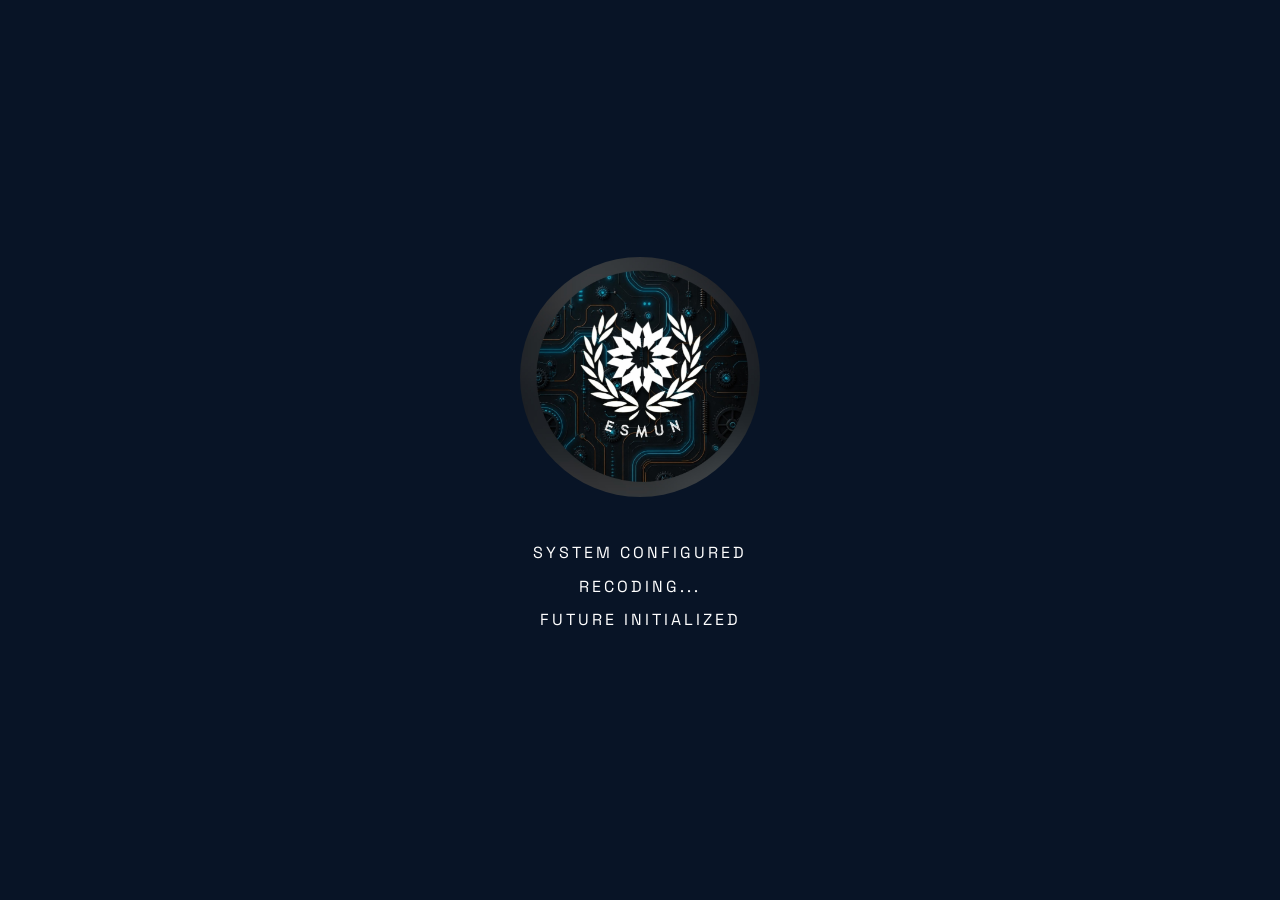
<file: index.html>
<!DOCTYPE html>
<html lang="en">

<head>
    <!-- Google tag (gtag.js) -->
<script async src="https://www.googletagmanager.com/gtag/js?id=G-82CXMB1MJK"></script>
<script>
  window.dataLayer = window.dataLayer || [];
  function gtag(){dataLayer.push(arguments);}
  gtag('js', new Date());

  gtag('config', 'G-82CXMB1MJK');
</script>
    <meta charset="UTF-8">
    <meta name="viewport" content="width=device-width, initial-scale=1.0">

<link rel="icon" type="image/png" href="favicon.png">

    <title>ESMUN'26 | Euro School Thane Model United Nations</title>

    <link rel="stylesheet" href="css/style.css">

    <link rel="preconnect" href="https://fonts.googleapis.com">
    <link rel="preconnect" href="https://fonts.gstatic.com" crossorigin>

    <link href="https://fonts.googleapis.com/css2?family=Inter:wght@300;400;500;600;700&family=Space+Grotesk:wght@400;500;600;700&display=swap"
        rel="stylesheet">
</head>

<body>

    <!-- Splash Screen -->
    <div id="splash-screen">

        <img src="assets/images/esmun logo.jpeg"
             alt="ESMUN Logo"
             class="splash-logo">

        <div class="intro-text">

          <p class="intro-line line1">
            SYSTEM CONFIGURED
          </p>

          <p class="intro-line line2">
            RECODING...
          </p>

         <p class="intro-line line3">
           FUTURE INITIALIZED
         </p>

    </div>

    </div>

    <!-- Main Website -->
    <div id="main-content">

        <header>

            <nav class="navbar">

                <div class="logo-container">

                    <img src="assets/images/esmun logo.jpeg"
                         alt="ESMUN Logo">

                    <span>ESMUN'26</span>

                </div>
                <div class="hamburger" id="hamburger">

                   ☰

                </div>
                <ul class="nav-links">

                    <a href="index.html">Home</a>
                    <a href="about.html">About Us</a>
                    <a href="committees.html">Committees</a>
                    <a href="oc.html">Organising Committee</a>
                    <a href="contact.html">Contact Us</a>

                </ul>

                <a href="register.html" class="register-btn">
                  Register Now
                </a>

            </nav>
            <!-- =========================
     Registration Urgency
========================= -->

<div class="registration-alert">

    <span class="alert-dot"></span>

    <span class="alert-text">
        <em>
            Conference is closed. Heartiest Congratulations to all the delegates.
            <br><br>
            Thank You.
        </em>
    </span>

</div>
        </header>

        <main>

            <section class="hero">

                <div class="hero-content">

                    <p class="conference-tag">
                        EURO SCHOOL THANE MODEL UNITED NATIONS
                    </p>

                    <h1>
                        ESMUN'26
                    </h1>

                    <h2>
                        Recoding the Future
                    </h2>

                    <p class="hero-description">
                        Reimagining systems. Reshaping dialogue.
                        Redefining tomorrow.
                    </p>

                    <a href="register.html" class="hero-button">
                        Register Now
                    </a>

                </div>

                <div class="hero-graphic">

        <div class="future-orb">

        <div class="orb-core"></div>

        <div class="orb-ring"></div>

        <span class="orbit-node node1"></span>
        <span class="orbit-node node2"></span>
        <span class="orbit-node node3"></span>

       </div>

      </div>

            </section>

           


        </main>

        <footer>

            <p>
                ESMUN'26 • Euro School Thane Model United Nations
            </p>

        </footer>

    </div>

    <script src="js/main.js"></script>

</body>

</html>
</file>
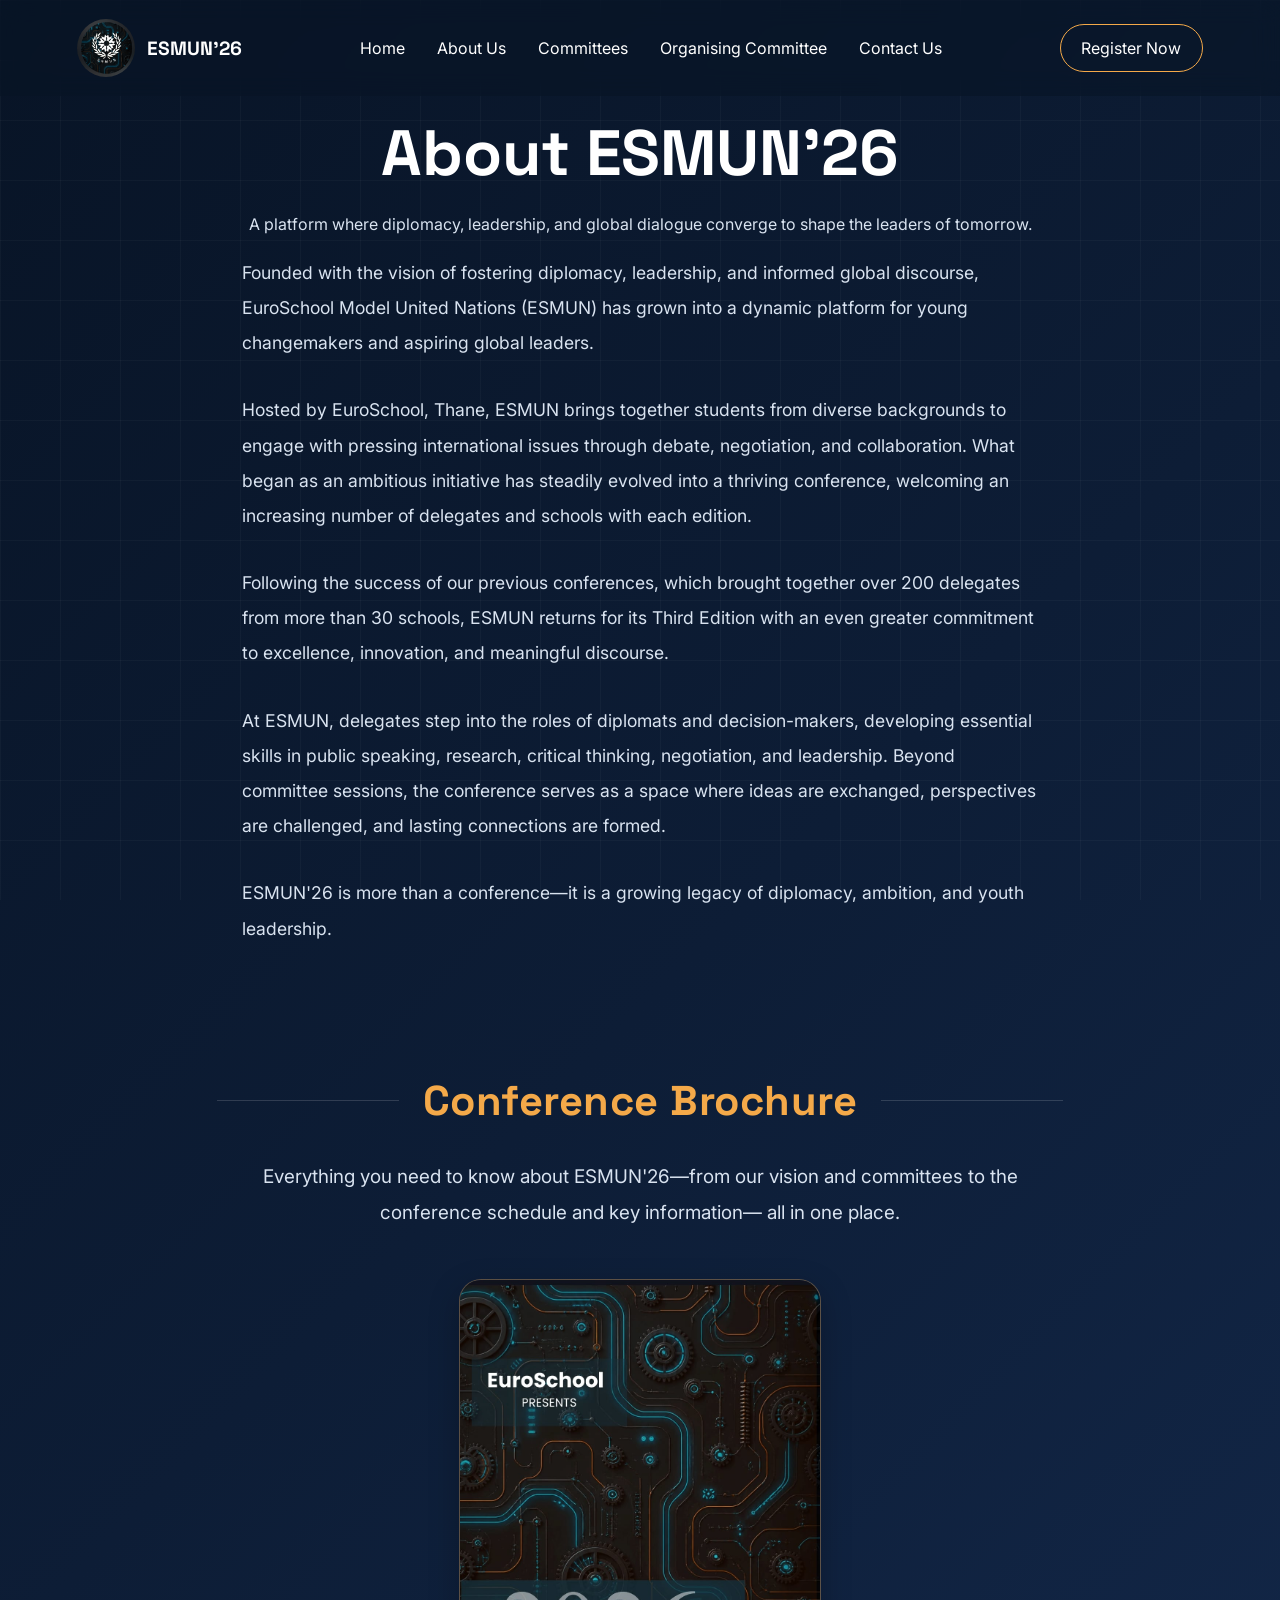
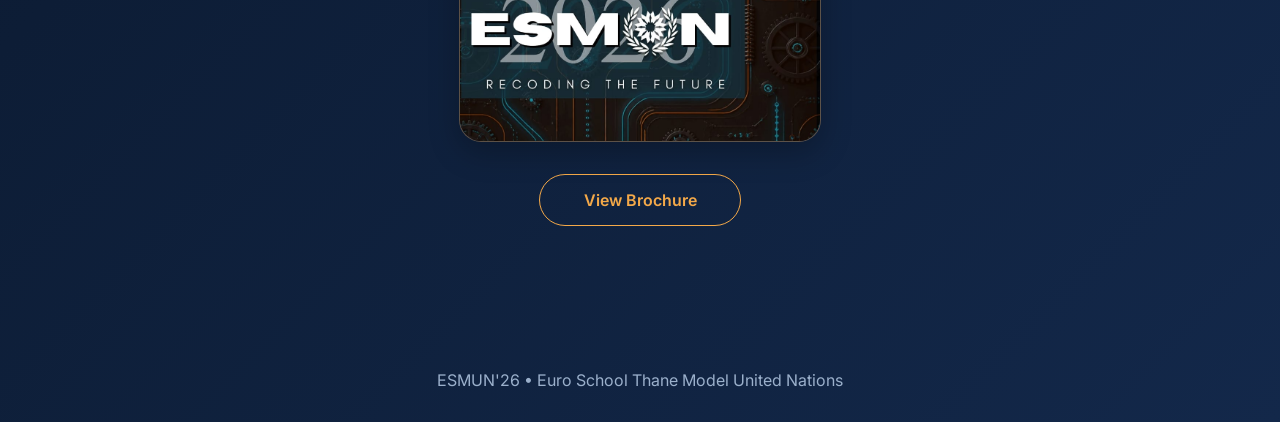
<file: about.html>
<!DOCTYPE html>
<html lang="en">

<head>
    <!-- Google tag (gtag.js) -->
<script async src="https://www.googletagmanager.com/gtag/js?id=G-82CXMB1MJK"></script>
<script>
  window.dataLayer = window.dataLayer || [];
  function gtag(){dataLayer.push(arguments);}
  gtag('js', new Date());

  gtag('config', 'G-82CXMB1MJK');
</script>
    <meta charset="UTF-8">
    <meta name="viewport" content="width=device-width, initial-scale=1.0">
    <title>About | ESMUN'26</title>

    <link rel="stylesheet" href="css/style.css">

    <link rel="preconnect" href="https://fonts.googleapis.com">
    <link rel="preconnect" href="https://fonts.gstatic.com" crossorigin>

    <link href="https://fonts.googleapis.com/css2?family=Inter:wght@300;400;500;600;700&family=Space+Grotesk:wght@400;500;600;700&display=swap"
        rel="stylesheet">
    <link rel="icon" type="image/png" href="favicon.png">
</head>

<body class="about-page">

    <nav class="navbar">

        <div class="logo-container">

            <img src="assets/images/esmun logo.jpeg"
                 alt="ESMUN Logo">

            <span>ESMUN'26</span>

        </div>

        <div class="hamburger" id="hamburger">

            ☰

        </div>

        <ul class="nav-links">

            <li><a href="index.html">Home</a></li>

            <li><a href="about.html">About Us</a></li>

            <li><a href="committees.html">Committees</a></li>

            <li><a href="oc.html">Organising Committee</a></li>

            <li><a href="contact.html">Contact Us</a></li>

        </ul>

        <a href="register.html" class="register-btn">

            Register Now

        </a>

    </nav>

    <section class="page-hero">

        <h1>About ESMUN'26</h1>

        <p>
            A platform where diplomacy, leadership, and global dialogue
            converge to shape the leaders of tomorrow.
        </p>

    </section>

    <section class="about-content">

        <p>
            Founded with the vision of fostering diplomacy, leadership,
            and informed global discourse, EuroSchool Model United Nations
            (ESMUN) has grown into a dynamic platform for young
            changemakers and aspiring global leaders.
        </p>

        <p>
            Hosted by EuroSchool, Thane, ESMUN brings together students
            from diverse backgrounds to engage with pressing international
            issues through debate, negotiation, and collaboration. What
            began as an ambitious initiative has steadily evolved into a
            thriving conference, welcoming an increasing number of
            delegates and schools with each edition.
        </p>

        <p>
            Following the success of our previous conferences, which
            brought together over 200 delegates from more than 30 schools,
            ESMUN returns for its Third Edition with an even greater
            commitment to excellence, innovation, and meaningful discourse.
        </p>

        <p>
            At ESMUN, delegates step into the roles of diplomats and
            decision-makers, developing essential skills in public
            speaking, research, critical thinking, negotiation, and
            leadership. Beyond committee sessions, the conference serves
            as a space where ideas are exchanged, perspectives are
            challenged, and lasting connections are formed.
        </p>

        <p>
            ESMUN'26 is more than a conference—it is a growing legacy of
            diplomacy, ambition, and youth leadership.
        </p>

    </section>

   <!-- =========================
     Conference Brochure
========================= -->

<section class="brochure-section">

    <div class="brochure-heading">

        <span class="heading-line"></span>

        <h2>Conference Brochure</h2>

        <span class="heading-line"></span>

    </div>

    <p class="brochure-intro">

        Everything you need to know about ESMUN'26—from our vision
        and committees to the conference schedule and key information—
        all in one place.

    </p>

    <a href="assets/ESMUN26_Brochure.pdf"
       target="_blank"
       class="brochure-card">

        <img src="assets/images/brochure-cover.png.jpeg"
             alt="ESMUN'26 Conference Brochure">

    </a>

    <a href="assets/ESMUN26_Brochure.pdf"
       target="_blank"
       class="brochure-button">

        View Brochure

    </a>

</section>

    <footer>

        <p>
            ESMUN'26 • Euro School Thane Model United Nations
        </p>

    </footer>

    <script src="js/main.js"></script>

</body>

</html>
</file>
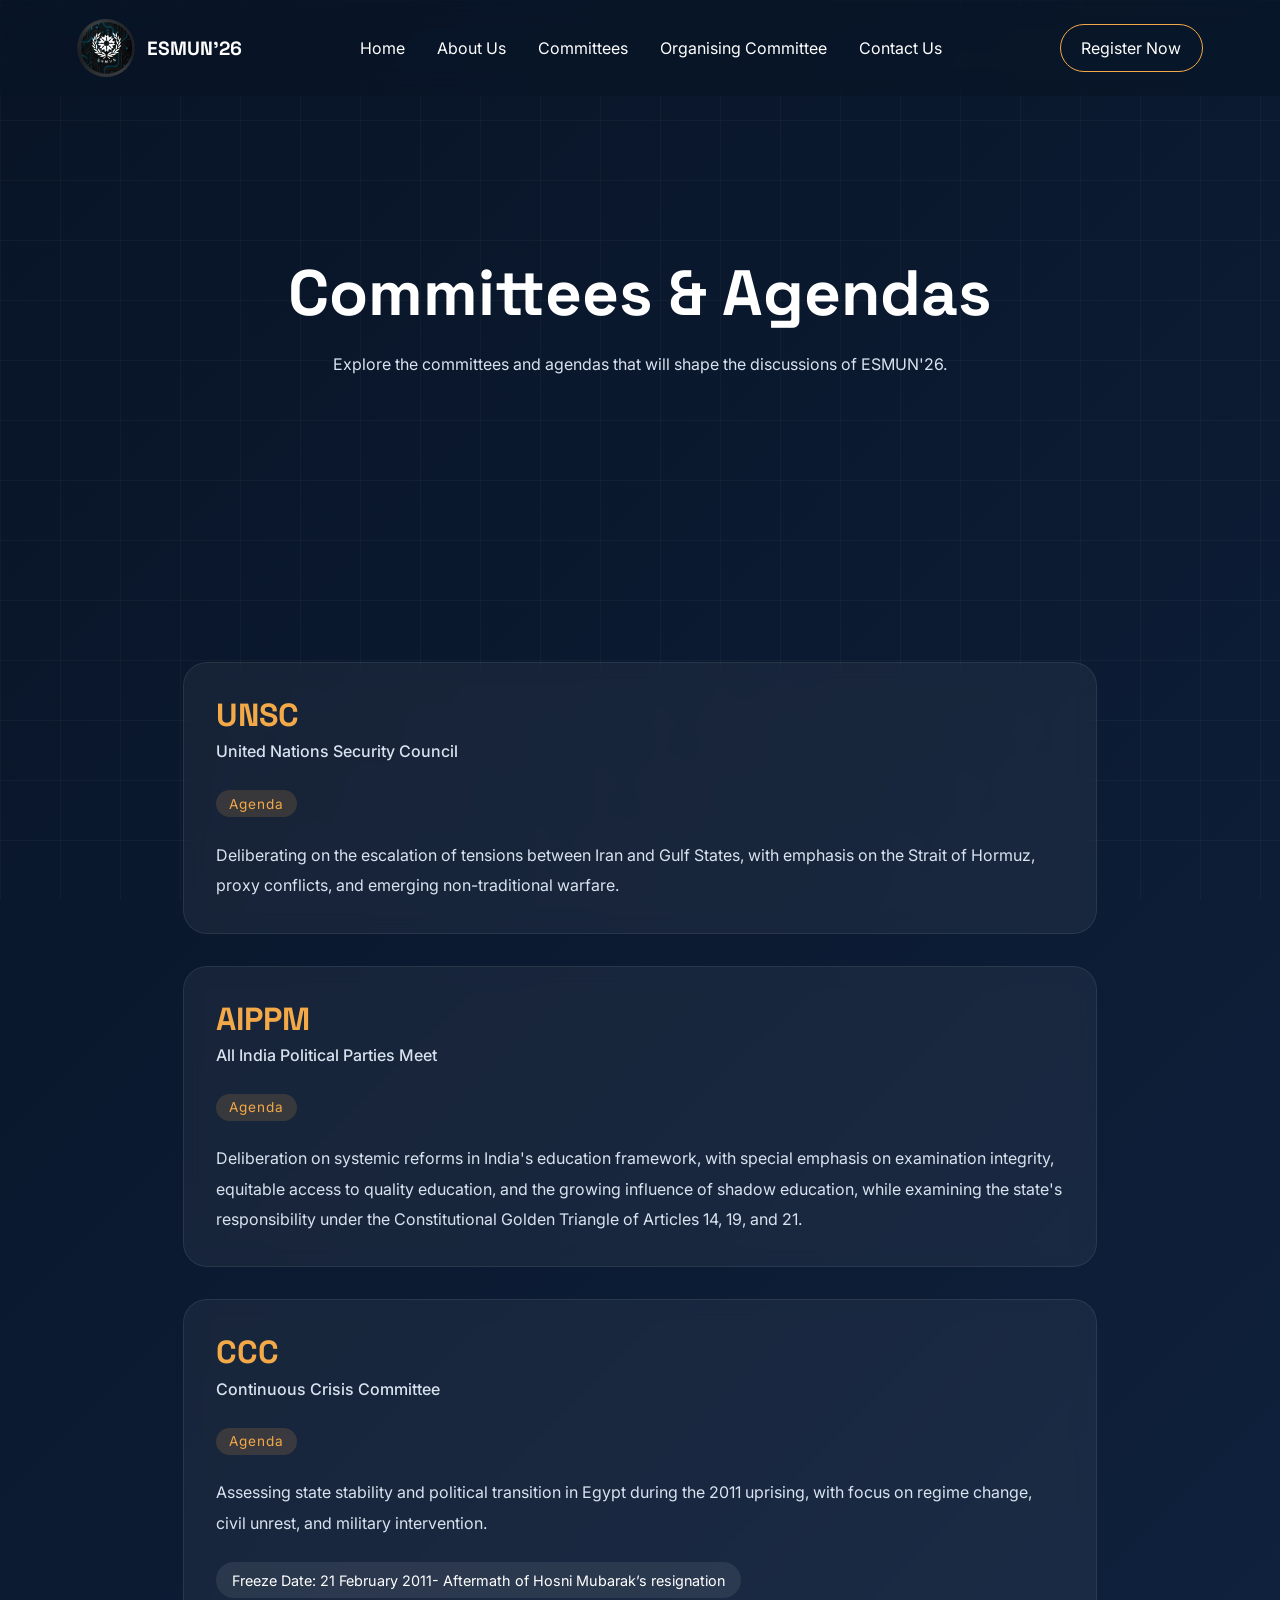
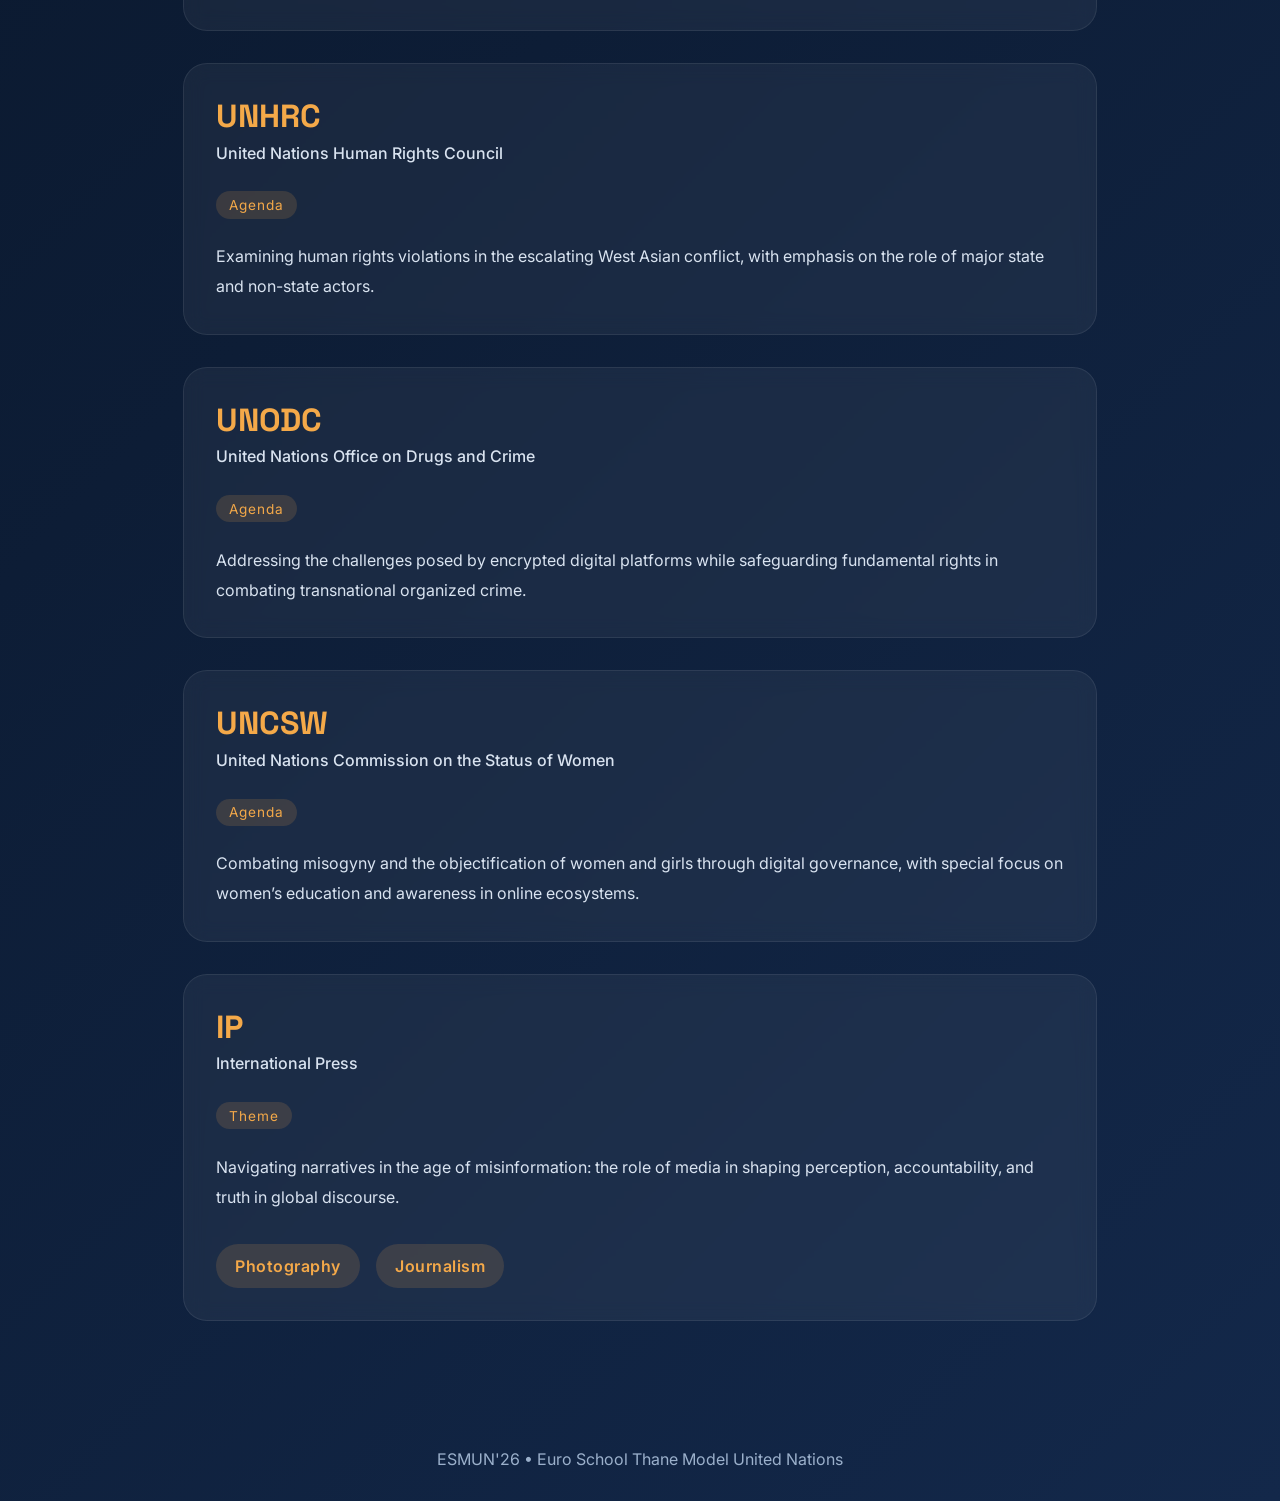
<file: committees.html>
<!DOCTYPE html>

<html lang="en">

<head>
    <!-- Google tag (gtag.js) -->
<script async src="https://www.googletagmanager.com/gtag/js?id=G-82CXMB1MJK"></script>
<script>
  window.dataLayer = window.dataLayer || [];
  function gtag(){dataLayer.push(arguments);}
  gtag('js', new Date());

  gtag('config', 'G-82CXMB1MJK');
</script>
    <meta charset="UTF-8">
    <meta name="viewport" content="width=device-width, initial-scale=1.0">
    <title>Committees | ESMUN'26</title>

<link rel="stylesheet" href="css/style.css">
    <link rel="icon" type="image/png" href="favicon.png">

<link rel="preconnect" href="https://fonts.googleapis.com">
<link rel="preconnect" href="https://fonts.gstatic.com" crossorigin>

<link href="https://fonts.googleapis.com/css2?family=Inter:wght@300;400;500;600;700&family=Space+Grotesk:wght@400;500;600;700&display=swap"
    rel="stylesheet">

</head>

<body>

<nav class="navbar">

<div class="logo-container">
    <img src="assets/images/esmun logo.jpeg" alt="ESMUN Logo">
    <span>ESMUN'26</span>
</div>
<div class="hamburger" id="hamburger">

    ☰

</div>
<ul class="nav-links">
    <a href="index.html">Home</a>
    <a href="about.html">About Us</a>
    <a href="committees.html">Committees</a>
    <a href="oc.html">Organising Committee</a>
    <a href="contact.html">Contact Us</a>
</ul>

<a href="register.html" class="register-btn">
    Register Now
</a>

</nav>

<section class="page-hero">

<h1>Committees & Agendas</h1>

<p>
    Explore the committees and agendas that will shape the
    discussions of ESMUN'26.
</p>

</section>

<section class="committees-container">

<div class="committee-card">

    <h2>UNSC</h2>

    <h3>United Nations Security Council</h3>

    <span class="committee-label">Agenda</span>

    <p>
        Deliberating on the escalation of tensions between Iran
        and Gulf States, with emphasis on the Strait of Hormuz,
        proxy conflicts, and emerging non-traditional warfare.
    </p>

</div>

<div class="committee-card">

    <h2>AIPPM</h2>

    <h3>All India Political Parties Meet</h3>

    <span class="committee-label">Agenda</span>

    <p>
        Deliberation on systemic reforms in India's education
        framework, with special emphasis on examination integrity,
        equitable access to quality education, and the growing
        influence of shadow education, while examining the state's
        responsibility under the Constitutional Golden Triangle of
        Articles 14, 19, and 21.
    </p>

</div>

<div class="committee-card">

    <h2>CCC</h2>

    <h3>Continuous Crisis Committee</h3>

    <span class="committee-label">Agenda</span>

    <p>
        Assessing state stability and political transition in Egypt during the 2011 uprising, with focus on regime change, civil unrest, and military intervention.
    </p>

    <div class="freeze-badge">
        Freeze Date: 21 February 2011- Aftermath of Hosni Mubarak’s resignation
    </div>

</div>

<div class="committee-card">

    <h2>UNHRC</h2>

    <h3>United Nations Human Rights Council</h3>

    <span class="committee-label">Agenda</span>

    <p>
        Examining human rights violations in the escalating West
        Asian conflict, with emphasis on the role of major state
        and non-state actors.
    </p>

</div>

<div class="committee-card">

    <h2>UNODC</h2>

    <h3>United Nations Office on Drugs and Crime</h3>

    <span class="committee-label">Agenda</span>

    <p>
        Addressing the challenges posed by encrypted digital
        platforms while safeguarding fundamental rights in
        combating transnational organized crime.
    </p>

</div>

<div class="committee-card">

    <h2>UNCSW</h2>

    <h3>United Nations Commission on the Status of Women</h3>

    <span class="committee-label">Agenda</span>

    <p>
        Combating misogyny and the objectification of women and
        girls through digital governance, with special focus on
        women’s education and awareness in online ecosystems.
    </p>

</div>

<div class="committee-card">

    <h2>IP</h2>

    <h3>International Press</h3>

    <span class="committee-label">Theme</span>

    <p>
        Navigating narratives in the age of misinformation:
        the role of media in shaping perception,
        accountability, and truth in global discourse.
    </p>

    <div class="ip-tags">

        <span>Photography</span>

        <span>Journalism</span>

    </div>

</div>


</section>


<footer>
    <p>ESMUN'26 • Euro School Thane Model United Nations</p>
</footer>

<script src="js/main.js"></script>

</body>
</html>
</file>
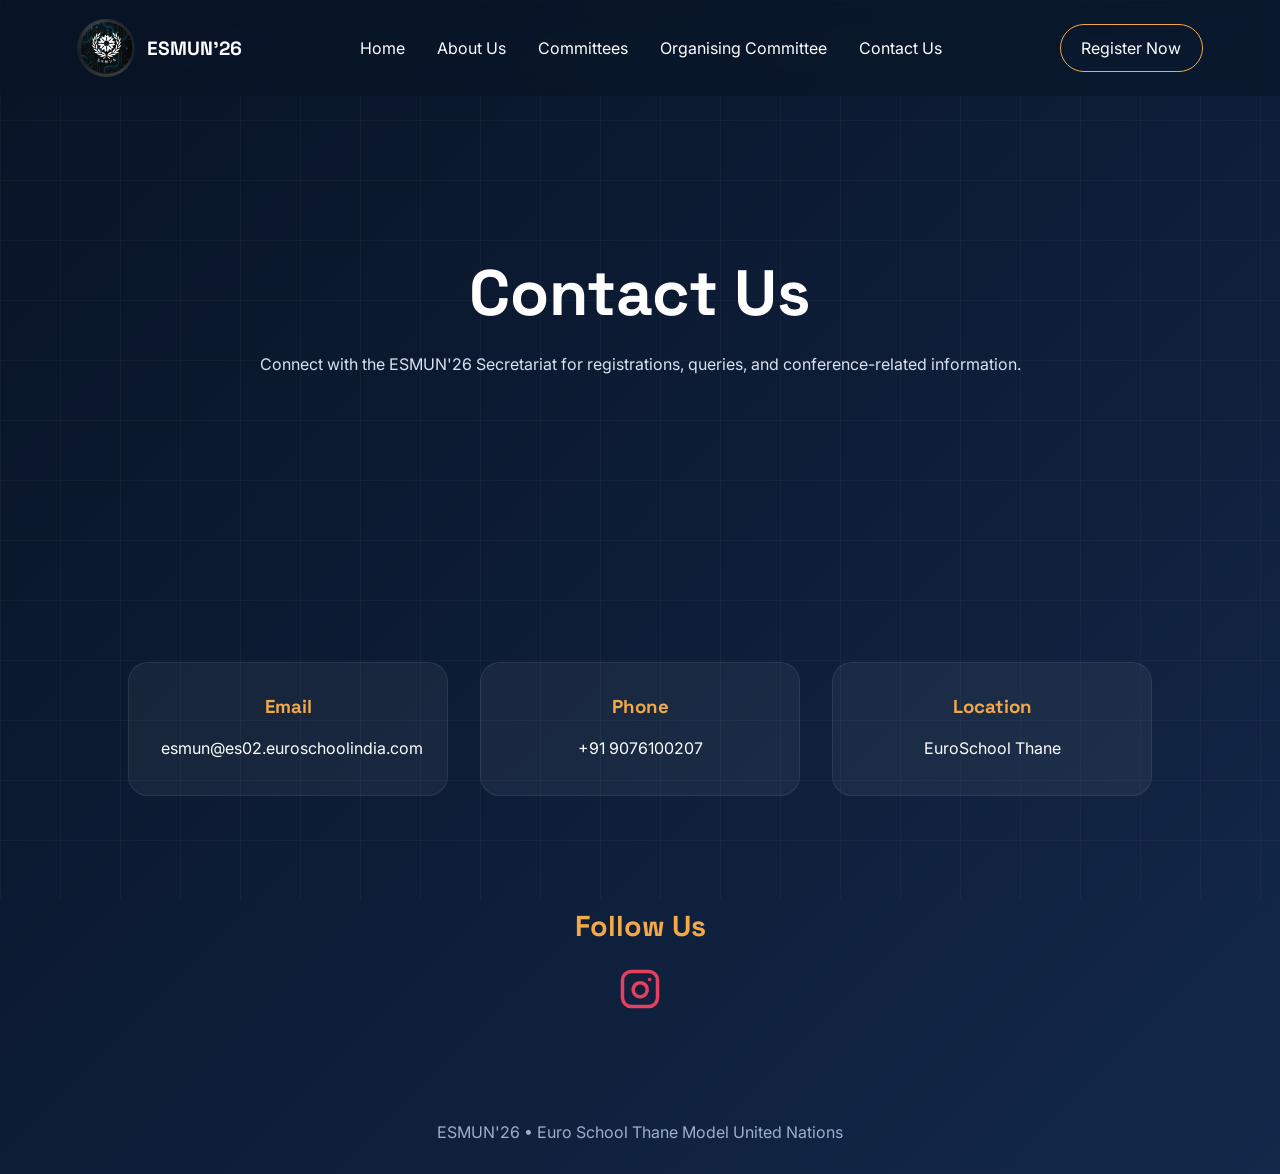
<file: contact.html>
<!DOCTYPE html>

<html lang="en">

<head>
    <!-- Google tag (gtag.js) -->
<script async src="https://www.googletagmanager.com/gtag/js?id=G-82CXMB1MJK"></script>
<script>
  window.dataLayer = window.dataLayer || [];
  function gtag(){dataLayer.push(arguments);}
  gtag('js', new Date());

  gtag('config', 'G-82CXMB1MJK');
</script>
    <meta charset="UTF-8">
    <meta name="viewport" content="width=device-width, initial-scale=1.0">
    <title>Contact | ESMUN'26</title>

<link rel="stylesheet" href="css/style.css">
    <link rel="icon" type="image/png" href="favicon.png">

<link rel="preconnect" href="https://fonts.googleapis.com">
<link rel="preconnect" href="https://fonts.gstatic.com" crossorigin>

<link href="https://fonts.googleapis.com/css2?family=Inter:wght@300;400;500;600;700&family=Space+Grotesk:wght@400;500;600;700&display=swap"
    rel="stylesheet">


</head>

<body>

<nav class="navbar">

<div class="logo-container">
    <img src="assets/images/esmun logo.jpeg" alt="ESMUN Logo">
    <span>ESMUN'26</span>
</div>
<div class="hamburger" id="hamburger">

    ☰

</div>
<ul class="nav-links">
    <a href="index.html">Home</a>
    <a href="about.html">About Us</a>
    <a href="committees.html">Committees</a>
    <a href="oc.html">Organising Committee</a>
    <a href="contact.html">Contact Us</a>
</ul>

<a href="register.html" class="register-btn">
    Register Now
</a>

</nav>

<section class="page-hero">

    <h1>Contact Us</h1>

    <p>
        Connect with the ESMUN'26 Secretariat for registrations,
        queries, and conference-related information.
    </p>

</section>

<section class="contact-section">

    <div class="contact-card">

        <h3>Email</h3>

        <p>
                esmun@es02.euroschoolindia.com
        </p>

    </div>

    <div class="contact-card">

        <h3>Phone</h3>

        <p>
                +91 9076100207
        </p>

    </div>

    <div class="contact-card">

        <h3>Location</h3>

        <p>
            EuroSchool Thane
        </p>

    </div>

</section>
<section class="social-section">

    <h2>Follow Us</h2>

    <a href="https://www.instagram.com/esmunofficial/"
       target="_blank"
       aria-label="Follow ESMUN on Instagram"
       class="instagram-link">

        <svg xmlns="http://www.w3.org/2000/svg"
             width="42"
             height="42"
             viewBox="0 0 24 24"
             fill="none"
             stroke="currentColor"
             stroke-width="2"
             stroke-linecap="round"
             stroke-linejoin="round">

            <rect x="2" y="2" width="20" height="20" rx="5" ry="5"></rect>

            <path d="M16 11.37a4 4 0 1 1-2.83-2.83
                     4 4 0 0 1 2.83 2.83z"></path>

            <line x1="17.5" y1="6.5"
                  x2="17.51" y2="6.5"></line>

        </svg>

    </a>

</section>
<footer>
    <p>ESMUN'26 • Euro School Thane Model United Nations</p>
</footer>

<script src="js/main.js"></script>

</body>
</html>
</file>
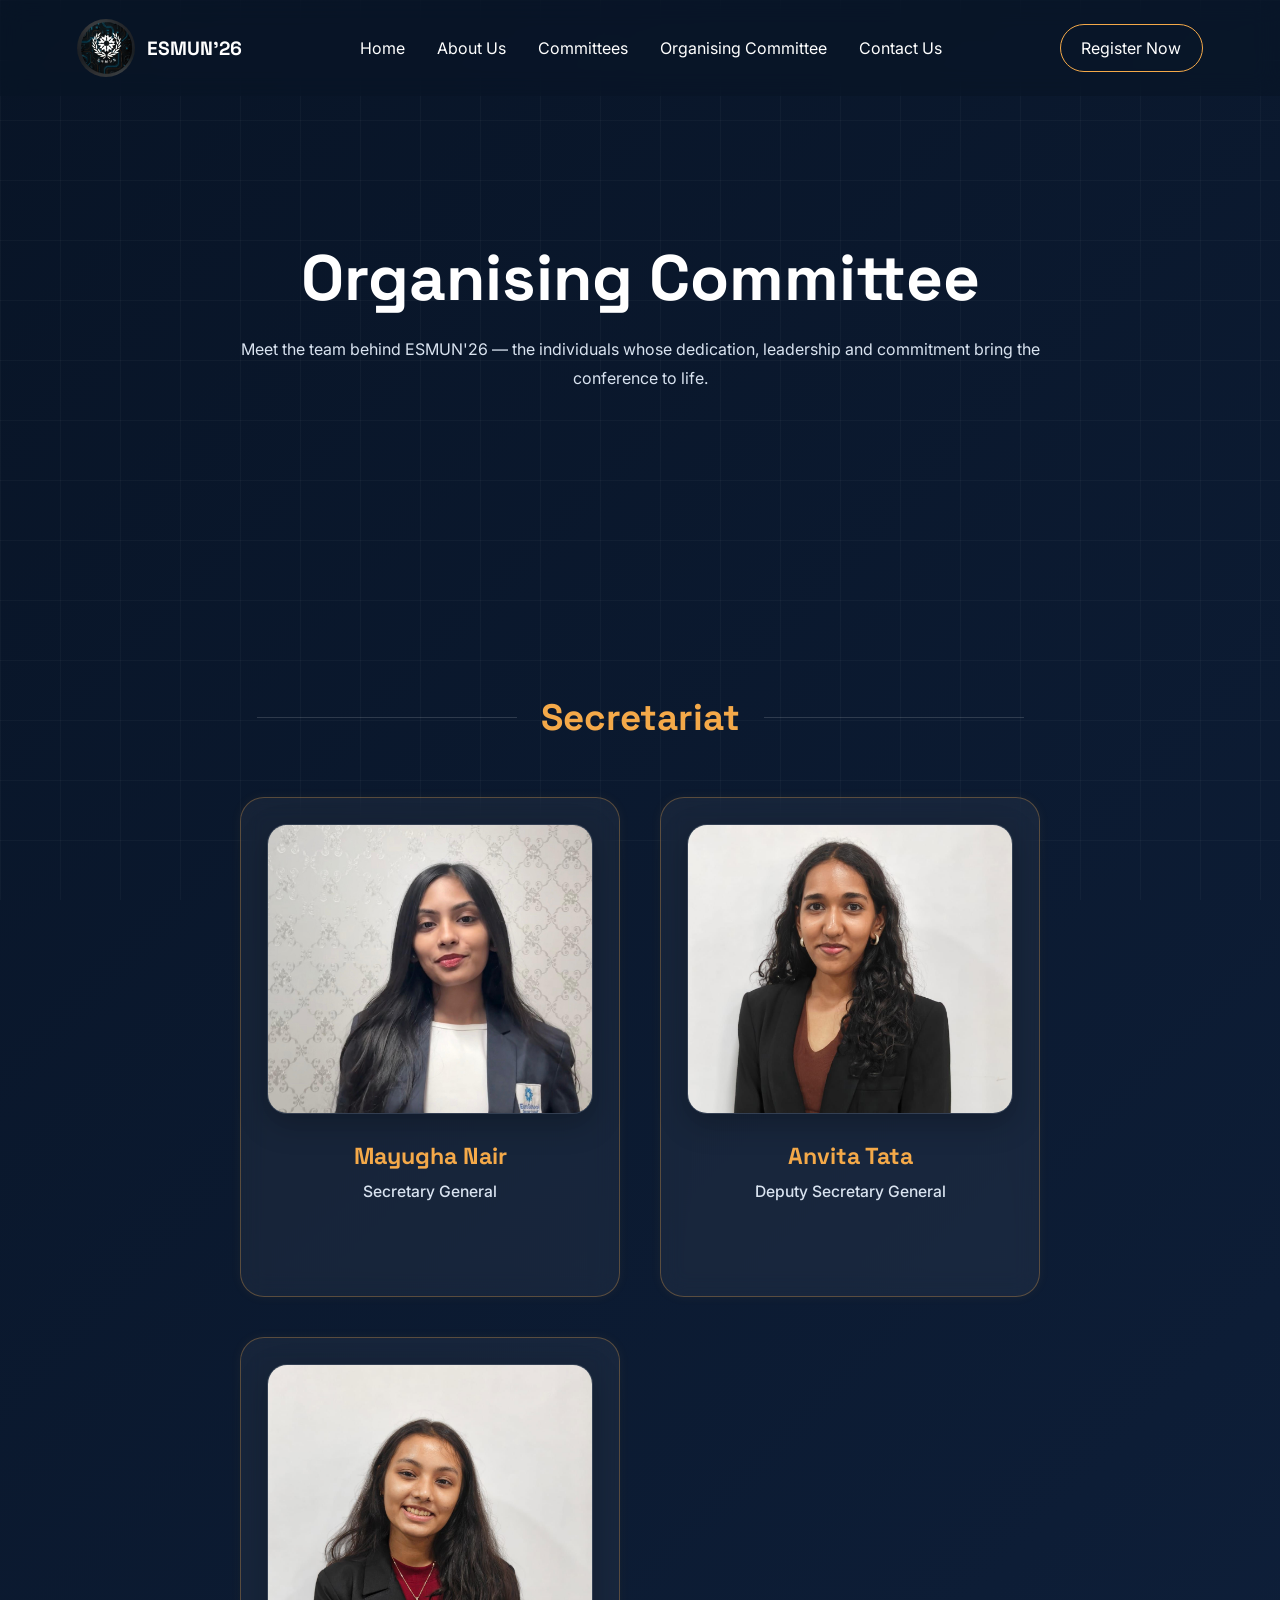
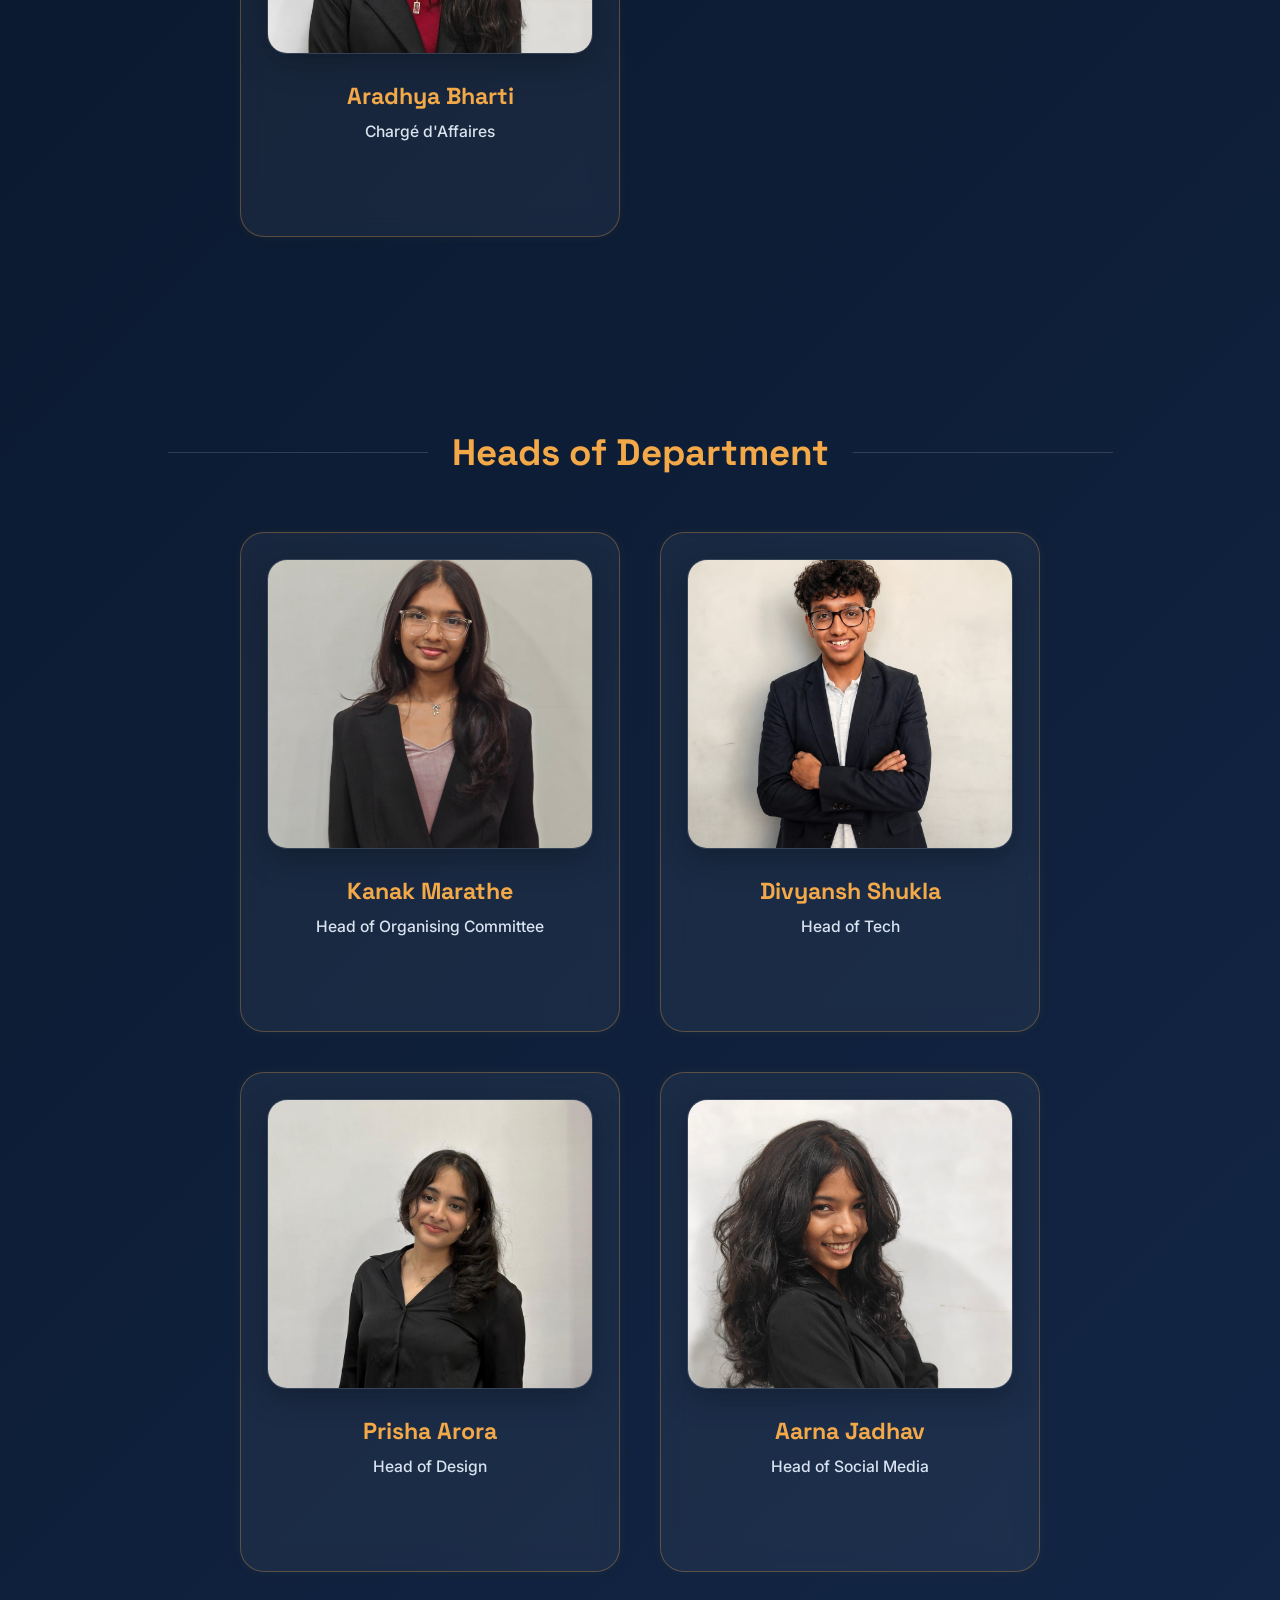
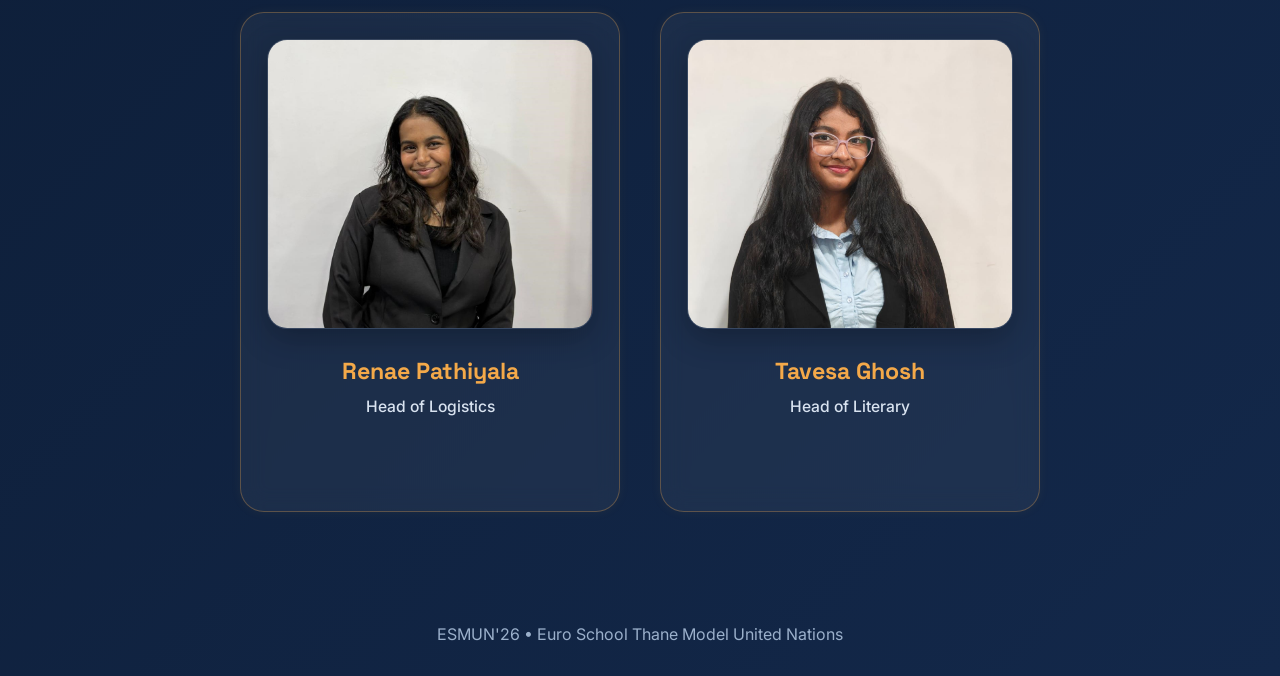
<file: oc.html>
<!DOCTYPE html>

<html lang="en">

<head>
    <!-- Google tag (gtag.js) -->
<script async src="https://www.googletagmanager.com/gtag/js?id=G-82CXMB1MJK"></script>
<script>
  window.dataLayer = window.dataLayer || [];
  function gtag(){dataLayer.push(arguments);}
  gtag('js', new Date());

  gtag('config', 'G-82CXMB1MJK');
</script>
    <meta charset="UTF-8">
    <meta name="viewport" content="width=device-width, initial-scale=1.0">
    <title>Organising Committee | ESMUN'26</title>

<link rel="stylesheet" href="css/style.css">

<link rel="preconnect" href="https://fonts.googleapis.com">
<link rel="preconnect" href="https://fonts.gstatic.com" crossorigin>
    <link rel="icon" type="image/png" href="favicon.png">

<link href="https://fonts.googleapis.com/css2?family=Inter:wght@300;400;500;600;700&family=Space+Grotesk:wght@400;500;600;700&display=swap"
    rel="stylesheet">

</head>

<body>

<nav class="navbar">

<div class="logo-container">
    <img src="assets/images/esmun logo.jpeg" alt="ESMUN Logo">
    <span>ESMUN'26</span>
</div>
<div class="hamburger" id="hamburger">

    ☰

</div>
<ul class="nav-links">
    <a href="index.html">Home</a>
    <a href="about.html">About Us</a>
    <a href="committees.html">Committees</a>
    <a href="oc.html">Organising Committee</a>
    <a href="contact.html">Contact Us</a>
</ul>

<a href="register.html" class="register-btn">
    Register Now
</a>

</nav>

<section class="page-hero">

    <h1>Organising Committee</h1>

    <p>
        Meet the team behind ESMUN'26 — the individuals whose
        dedication, leadership and commitment bring the conference to life.
    </p>

</section>

<!-- =========================
     SECRETARIAT
========================= -->

<section class="oc-section">

    <div class="oc-heading">

        <span class="heading-line"></span>

        <h2>Secretariat</h2>

        <span class="heading-line"></span>

    </div>

    <div class="oc-grid secretariat-grid">

        <!-- Secretary General -->

        <div class="oc-card">

            <div class="oc-card-inner">

                <div class="oc-card-front">

                    <div class="oc-image">

                        <img src="assets/images/mayugha.jpeg"
                             alt="Mayugha Nair">

                    </div>

                    <h3>Mayugha Nair</h3>

                    <h4>Secretary General</h4>

                </div>

                <div class="oc-card-back">

                    <p>
                        Meet Mayugha Nair, our Secretary General for
                        ESMUN'26. Calm and collected, she has the capability
                        to lead a powerful conference. She has been a part of
                        the Youth Forum Series and enjoys classical dance,
                        especially Bharatanatyam, from where she derives her
                        grace. Being an all-rounder, she writes political
                        articles, teaches children English and hosts book
                        reading clubs. Punctual, inspiring and thoughtful,
                        she leads the Secretariat with confidence and purpose.
                    </p>

                </div>

            </div>

        </div>


        <!-- Deputy Secretary General -->

        <div class="oc-card">

            <div class="oc-card-inner">

                <div class="oc-card-front">

                    <div class="oc-image">

                        <img src="assets/images/anvita.jpeg"
                             alt="Anvita Tata">

                    </div>

                    <h3>Anvita Tata</h3>

                    <h4>Deputy Secretary General</h4>

                </div>

                <div class="oc-card-back">

                    <p>
                        Meet Anvita Tata, the Deputy Secretary General of
                        ESMUN'26. Strong-minded and strong-spirited, she
                        enjoys playing the guitar, writing stories, building
                        LEGO masterpieces and dancing. A natural leader with
                        a passion for debate, she inspires everyone around
                        her to strive for excellence while leading with
                        confidence, clarity and imagination.
                    </p>

                </div>

            </div>

        </div>


        <!-- Charge d'Affaires -->

        <div class="oc-card">

            <div class="oc-card-inner">

                <div class="oc-card-front">

                    <div class="oc-image">

                        <img src="assets/images/aradhya.jpeg"
                             alt="Aradhya Bharti">

                    </div>

                    <h3>Aradhya Bharti</h3>

                    <h4>Chargé d'Affaires</h4>

                </div>

                <div class="oc-card-back">

                    <p>
                        Meet Aradhya Bharti, our Chargé d'Affaires for
                        ESMUN'26. Calm, rational and supportive, she enjoys
                        reading thriller novels, crocheting and spending
                        quiet evenings with music. Her thoughtful
                        decision-making and composed personality help ensure
                        efficient delegate allocation and smooth conference
                        operations throughout ESMUN.
                    </p>

                </div>

            </div>

        </div>

    </div>

</section>


<!-- =========================
     HEADS OF DEPARTMENT
========================= -->

<section class="oc-section">

    <div class="oc-heading">

        <span class="heading-line"></span>

        <h2>Heads of Department</h2>

        <span class="heading-line"></span>

    </div>

    <div class="oc-grid">

        <!-- Head of Organising Committee -->

        <div class="oc-card">

            <div class="oc-card-inner">

                <div class="oc-card-front">

                    <div class="oc-image">

                        <img src="assets/images/kanak.jpeg"
                             alt="Kanak Marathe">

                    </div>

                    <h3>Kanak Marathe</h3>

                    <h4>Head of Organising Committee</h4>

                </div>

                <div class="oc-card-back">

                    <p>
                        Meet Kanak Marathe, our Head of the Organising
                        Committee for ESMUN'26. Calm, dependable and
                        hardworking, she enjoys badminton, cycling,
                        travelling, reading and writing poetry. Her patience,
                        diligence and keen eye for potential helped build the
                        exceptional team behind this conference.
                    </p>

                </div>

            </div>

        </div>


        <!-- Head of Tech -->

        <div class="oc-card">

            <div class="oc-card-inner">

                <div class="oc-card-front">

                    <div class="oc-image">

                        <img src="assets/images/divyansh.jpeg"
                             alt="Divyansh Shukla">

                    </div>

                    <h3>Divyansh Shukla</h3>

                    <h4>Head of Tech</h4>

                </div>

                <div class="oc-card-back">

                    <p>
                        Meet Divyansh Shukla, our Head of Tech for
                        ESMUN'26. Calm, disciplined and dependable, he
                        enjoys athletics, tennis, MUNs, Olympiads and
                        technology. His problem-solving mindset and technical
                        expertise ensure that every digital aspect of the
                        conference runs smoothly behind the scenes.
                    </p>

                </div>

            </div>

        </div>
                <!-- Head of Design -->

        <div class="oc-card">

            <div class="oc-card-inner">

                <div class="oc-card-front">

                    <div class="oc-image">

                        <img src="assets/images/prisha.jpeg"
                             alt="Prisha Arora">

                    </div>

                    <h3>Prisha Arora</h3>

                    <h4>Head of Design</h4>

                </div>

                <div class="oc-card-back">

                    <p>
                        Meet Prisha Arora, our Head of Design for ESMUN'26.
                        Calm, artistic and always ready to help, she enjoys
                        creating intricate acrylic artwork, watching horror
                        movies and playing badminton. Her creativity,
                        leadership and keen eye for detail ensure that every
                        visual element of ESMUN reflects excellence.
                    </p>

                </div>

            </div>

        </div>


        <!-- Head of Social Media -->

        <div class="oc-card">

            <div class="oc-card-inner">

                <div class="oc-card-front">

                    <div class="oc-image">

                        <img src="assets/images/aarna.jpeg"
                             alt="Aarna Jadhav">

                    </div>

                    <h3>Aarna Jadhav</h3>

                    <h4>Head of Social Media</h4>

                </div>

                <div class="oc-card-back">

                    <p>
                        Meet Aarna Jadhav, our Head of Social Media for
                        ESMUN'26. Bubbly, witty and endlessly creative,
                        she enjoys experimenting with new hobbies,
                        designing handmade jewellery and staying ahead
                        of the latest trends. Her eye for aesthetics and
                        creativity ensure that ESMUN's online presence is
                        as memorable as the conference itself.
                    </p>

                </div>

            </div>

        </div>


        <!-- Head of Logistics -->

        <div class="oc-card">

            <div class="oc-card-inner">

                <div class="oc-card-front">

                    <div class="oc-image">

                        <img src="assets/images/renae.jpeg"
                             alt="Renae Pathiyala">

                    </div>

                    <h3>Renae Pathiyala</h3>

                    <h4>Head of Logistics</h4>

                </div>

                <div class="oc-card-back">

                    <p>
                        Meet Renae Pathiyala, our Head of Logistics for
                        ESMUN'26. Caring, creative and dependable, she
                        enjoys baking, photographing nature and sharing
                        her legendary dad jokes. Her meticulous planning,
                        attention to detail and positivity keep every
                        aspect of the conference running seamlessly.
                    </p>

                </div>

            </div>

        </div>


        <!-- Head of Literary -->

        <div class="oc-card">

            <div class="oc-card-inner">

                <div class="oc-card-front">

                    <div class="oc-image">

                        <img src="assets/images/tavesa.jpeg"
                             alt="Tavesa Ghosh">

                    </div>

                    <h3>Tavesa Ghosh</h3>

                    <h4>Head of Literary</h4>

                </div>

                <div class="oc-card-back">

                    <p>
                        Meet Tavesa Ghosh, our Head of Literary for
                        ESMUN'26. Practical, thoughtful and kind, she
                        enjoys reading, writing, debating, creating
                        diamond paintings and binge-watching her
                        favourite shows. Her command over language,
                        creativity and logical thinking ensure that every
                        publication represents the standards ESMUN
                        strives to uphold.
                    </p>

                </div>

            </div>

        </div>

    </div>

</section>
        
<footer>
    <p>ESMUN'26 • Euro School Thane Model United Nations</p>
</footer>

<script src="js/main.js"></script>

</body>
</html>
</file>
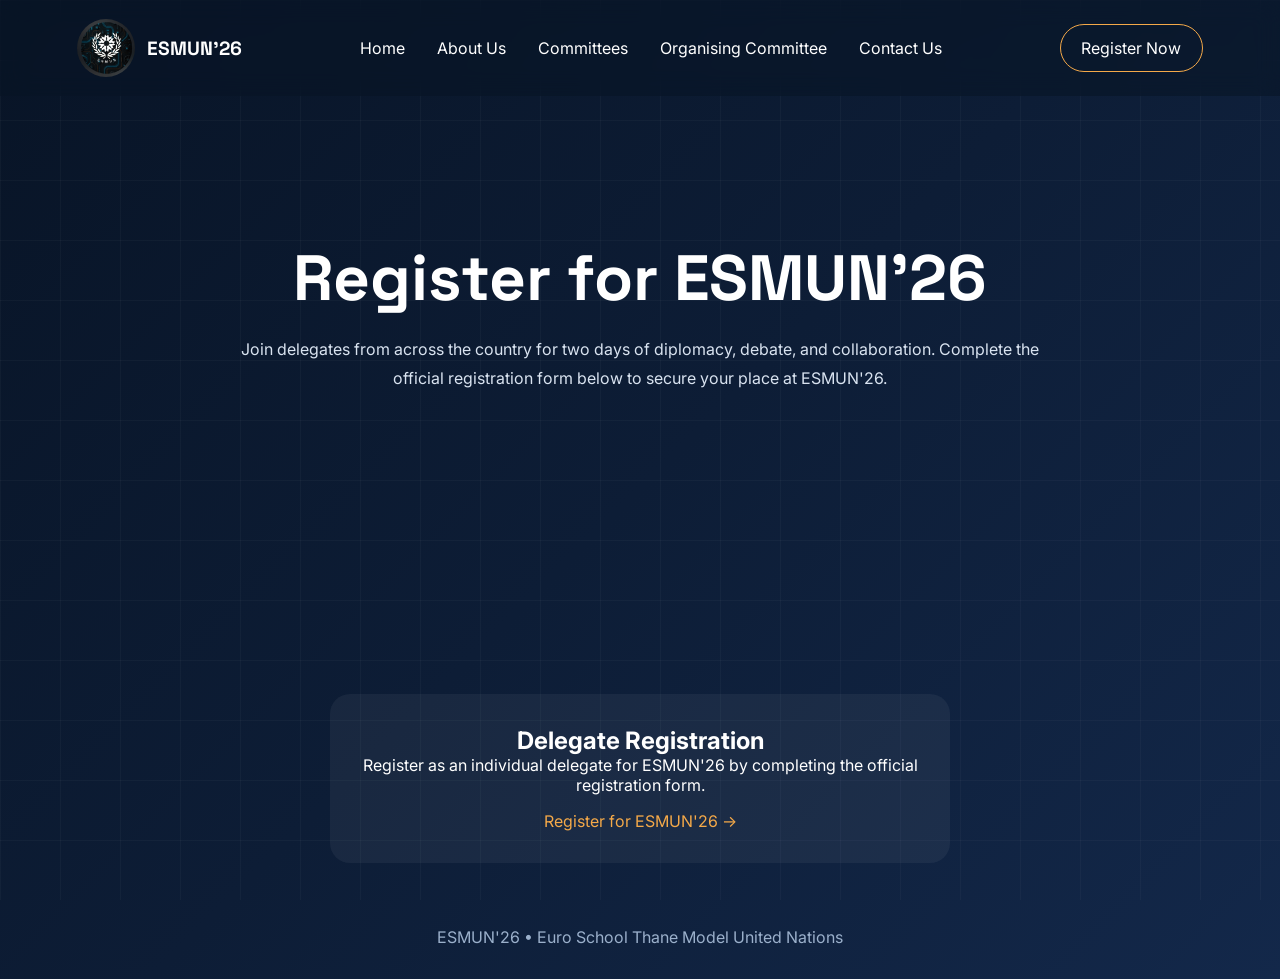
<file: register.html>
<!DOCTYPE html>

<html lang="en">

<head>
    <!-- Google tag (gtag.js) -->
<script async src="https://www.googletagmanager.com/gtag/js?id=G-82CXMB1MJK"></script>
<script>
  window.dataLayer = window.dataLayer || [];
  function gtag(){dataLayer.push(arguments);}
  gtag('js', new Date());

  gtag('config', 'G-82CXMB1MJK');
</script>
    <meta charset="UTF-8">
    <meta name="viewport" content="width=device-width, initial-scale=1.0">
    <title>Register | ESMUN'26</title>

    <link rel="stylesheet" href="css/style.css">

    <link rel="preconnect" href="https://fonts.googleapis.com">
    <link rel="preconnect" href="https://fonts.gstatic.com" crossorigin>
    <link rel="icon" type="image/png" href="favicon.png">

    <link href="https://fonts.googleapis.com/css2?family=Inter:wght@300;400;500;600;700&family=Space+Grotesk:wght@400;500;600;700&display=swap"
        rel="stylesheet">

</head>

<body>

<nav class="navbar">

<div class="logo-container">
    <img src="assets/images/esmun logo.jpeg" alt="ESMUN Logo">
    <span>ESMUN'26</span>
</div>

<div class="hamburger" id="hamburger">
    ☰
</div>

<ul class="nav-links">
    <a href="index.html">Home</a>
    <a href="about.html">About Us</a>
    <a href="committees.html">Committees</a>
    <a href="oc.html">Organising Committee</a>
    <a href="contact.html">Contact Us</a>
</ul>

<a href="register.html" class="register-btn">
    Register Now
</a>

</nav>

<section class="page-hero">

    <h1>Register for ESMUN'26</h1>

    <p>
        Join delegates from across the country for two days of diplomacy,
        debate, and collaboration. Complete the official registration form
        below to secure your place at ESMUN'26.
    </p>

</section>

<section class="register-options">

    <div class="register-card">

        <h2> Delegate Registration</h2>

        <p>
            Register as an individual delegate for ESMUN'26 by completing the
            official registration form. 
        </p>

        <a href="https://docs.google.com/forms/d/e/1FAIpQLScV1CRpCHMcwps5OCkhc_fFl8NG0yTj8w6yp7PtYFiO_v_Mtw/viewform"
           target="_blank"
           rel="noopener noreferrer">
            Register for ESMUN'26 →
        </a>

    </div>

</section>

<footer>
    <p>ESMUN'26 • Euro School Thane Model United Nations</p>
</footer>

<script src="js/main.js"></script>

</body>

</html>
</file>
<file: css/style.css>
/* =========================
   ESMUN'26 Global Styles
========================= */

* {
    margin: 0;
    padding: 0;
    box-sizing: border-box;
}

:root {
    --navy: #081426;
    --navy-light: #10213d;
    --blue: #2d5fff;
    --orange: #f4a949;
    --white: #ffffff;
    --text: #d9e3f0;
}

html {
    scroll-behavior: smooth;
}

body {
    font-family: 'Inter', sans-serif;
    background: linear-gradient(
        135deg,
        #081426 0%,
        #0d1d36 50%,
        #13284a 100%
    );
    color: var(--white);
    overflow-x: hidden;
}

/* =========================
   Splash Screen
========================= */

#splash-screen {
    position: fixed;
    inset: 0;

    background: #081426;

    display: flex;
    flex-direction: column;
    justify-content: center;
    align-items: center;

    z-index: 9999;
}

.splash-logo {

    width: 240px;

    height: 240px;

    object-fit: cover;

    border-radius: 50%;

    margin-bottom: 2rem;

    animation: logoFade 1s ease;
}
@keyframes logoFade {

    from {

        opacity: 0;
    }

    to {

        opacity: 1;
    }
}
.intro-text {
    text-align: center;
}

.intro-text p {
    font-family: 'Space Grotesk', sans-serif;
    letter-spacing: 3px;
    margin: 0.8rem 0;
    opacity: 0.85;
}
.intro-line {

    opacity: 0;

    transform: translateY(12px);

    animation-fill-mode: forwards;
}

.line1 {

    animation: revealLine .8s ease forwards;
    animation-delay: .4s;
}

.line2 {

    animation: revealLine .8s ease forwards;
    animation-delay: 1.2s;
}

.line3 {

    animation: revealLine .8s ease forwards;
    animation-delay: 2s;
}

@keyframes revealLine {

    from {

        opacity: 0;

        transform: translateY(12px);
    }

    to {

        opacity: 1;

        transform: translateY(0);
    }
}

/* =========================
   Main Content
========================= */

#main-content {
    display: none;
}

/* =========================
   Navbar
========================= */

.navbar {
    width: 100%;
    padding: 1.2rem 6%;

    display: flex;
    justify-content: space-between;
    align-items: center;

    position: fixed;
    top: 0;

    background: rgba(8,20,38,0.55);

    backdrop-filter: blur(12px);

    z-index: 1000;
}

.logo-container {
    display: flex;
    align-items: center;
    gap: 12px;
}

.logo-container img {

    width: 58px;

    height: 58px;

    object-fit: cover;

    border-radius: 50%;
}

.logo-container span {
    font-family: 'Space Grotesk', sans-serif;
    font-size: 1.2rem;
    font-weight: 700;
}

.nav-links {
    display: flex;
    list-style: none;
    gap: 2rem;
}

.nav-links a {
    text-decoration: none;
    color: white;
    transition: 0.3s;
}

.nav-links a:hover {
    color: var(--orange);
}

.register-btn {
    text-decoration: none;

    border: 1px solid var(--orange);

    padding: 0.8rem 1.3rem;

    border-radius: 999px;

    color: white;

    transition: 0.3s;
}

.register-btn:hover {
    background: var(--orange);
    color: #081426;
}

/* =========================
   Hero
========================= */

.hero {
    min-height: 100vh;

    display: flex;
    justify-content: space-between;
    align-items: center;

    padding: 0 8%;

    position: relative;
}

.hero-content {
    max-width: 650px;
}

.conference-tag {
    color: var(--orange);
    letter-spacing: 2px;
    margin-bottom: 1rem;
}

.hero h1 {
    font-family: 'Space Grotesk', sans-serif;
    font-size: 5.5rem;
    margin-bottom: 0.5rem;
}

.hero h2 {
    font-size: 2rem;
    font-weight: 400;
    color: #b8c8de;
}

.hero-description {
    margin-top: 1.5rem;
    line-height: 1.8;
    color: var(--text);
    max-width: 520px;
}

.hero-button {
    display: inline-block;

    margin-top: 2rem;

    text-decoration: none;

    background: var(--orange);

    color: #081426;

    padding: 1rem 1.8rem;

    border-radius: 999px;

    font-weight: 600;

    transition: 0.3s;
}

.hero-button:hover {
    transform: translateY(-3px);
}

/* =========================
   Orb Graphic
========================= */

.hero-graphic {

    flex: 1;

    display: flex;

    justify-content: center;

    align-items: center;

    min-width: 400px;
}

.orb {
    width: 340px;
    height: 340px;

    border-radius: 50%;

    background:
        radial-gradient(
            circle,
            rgba(45,95,255,0.9),
            rgba(45,95,255,0.15)
        );

    filter: blur(5px);

    animation: floatOrb 5s ease-in-out infinite;
}

@keyframes floatOrb {

    0% {
        transform: translateY(0);
    }

    50% {
        transform: translateY(-20px);
    }

    100% {
        transform: translateY(0);
    }
}

/* =========================
   Footer
========================= */

footer {
    text-align: center;
    padding: 2rem;
    color: #9bb0cb;
}

/* =========================
   Responsive
========================= */

@media (max-width: 1000px) {

    .hero {
        flex-direction: column;
        justify-content: center;
        text-align: center;
        gap: 4rem;
    }

    .hero h1 {
        font-size: 4rem;
    }

    .hero-content {
        margin-top: 7rem;
    }

    .nav-links {
        display: none;
    }
}
/* Blueprint Grid */

body::before {

    content: "";

    position: fixed;

    inset: 0;

    background-image:
        linear-gradient(
            rgba(255,255,255,0.03) 1px,
            transparent 1px
        ),
        linear-gradient(
            90deg,
            rgba(255,255,255,0.03) 1px,
            transparent 1px
        );

    background-size: 60px 60px;

    pointer-events: none;

    z-index: -1;
}

/* Homepage Countdown */

.countdown-section {

    padding: 4rem 8% 8rem;

    text-align: center;
}

.countdown-section h3 {

    font-size: 1.8rem;

    margin-bottom: 1rem;

    font-family: 'Space Grotesk', sans-serif;
}

#countdown {

    font-size: 2rem;

    color: var(--orange);

    letter-spacing: 2px;

    font-weight: 600;
}

.page-hero {

    min-height: 70vh;

    display: flex;

    flex-direction: column;

    justify-content: center;

    align-items: center;

    text-align: center;

    padding: 0 8%;

    margin-bottom: 2rem;
}

.page-hero h1 {

    font-family: 'Space Grotesk', sans-serif;

    font-size: 4rem;

    margin-bottom: 1rem;
}

.page-hero p {

    max-width: 800px;

    color: var(--text);

    line-height: 1.8;
}

.register-options {

    padding: 0 8% 6rem;

    display: flex;

    justify-content: center;

    flex-wrap: wrap;

    gap: 2rem;
}

.register-card,
.contact-card {

    width: 320px;

    background: rgba(255,255,255,0.05);

    padding: 2rem;

    border-radius: 20px;

    text-align: center;
}

.register-card a {

    display: inline-block;

    margin-top: 1rem;

    text-decoration: none;

    color: var(--orange);
}

.contact-section {

    padding: 0 8% 6rem;

    display: flex;

    justify-content: center;

    flex-wrap: wrap;

    gap: 2rem;
}
/* =========================
   Future Orb
========================= */

.future-orb {

    position: relative;

    width: 360px;

    height: 360px;

    display: flex;

    justify-content: center;

    align-items: center;

    animation: floatOrb 6s ease-in-out infinite;
}

.orb-core {

    position: absolute;

    width: 320px;

    height: 320px;

    border-radius: 50%;

    background:
        radial-gradient(
            circle,
            rgba(45,95,255,0.95) 0%,
            rgba(45,95,255,0.55) 50%,
            rgba(45,95,255,0.05) 100%
        );

    box-shadow:
        0 0 80px rgba(45,95,255,0.45);
}

.orb-ring {

    position: absolute;

    inset: 30px;

    border-radius: 50%;

    border: 1px solid rgba(255,255,255,0.15);

    animation: rotateRing 16s linear infinite;
}

.orbit-node {

    position: absolute;

    width: 12px;

    height: 12px;

    border-radius: 50%;

    background: var(--orange);

    box-shadow:
        0 0 10px rgba(244,169,73,.8);
}

.node1 {

    top: 12%;

    left: 48%;
}

.node2 {

    bottom: 18%;

    left: 18%;
}

.node3 {

    right: 12%;

    top: 55%;
}

@keyframes rotateRing {

    from {

        transform: rotate(0deg);
    }

    to {

        transform: rotate(360deg);
    }
}
/* =========================
   Mobile Navigation
========================= */

.hamburger {

    display: none;

    font-size: 2rem;

    cursor: pointer;

    color: white;
}

@media (max-width: 1000px) {

    .navbar {

        flex-wrap: wrap;
    }

    .hamburger {

        display: block;
    }

    .nav-links {

        width: 100%;

        display: none;

        flex-direction: column;

        text-align: center;

        padding-top: 1rem;

        gap: 1rem;
    }

    .nav-links.active {

        display: flex;
    }

    .register-btn {

        display: none;
    }
}
/* =========================
Committees
========================= */

.committees-container {

width: 100%;

padding: 0 8% 6rem;

display: flex;

flex-direction: column;

align-items: center;

gap: 2rem;

}

.committee-card {

width: 85%;

max-width: 950px;

background: rgba(255,255,255,0.05);

border: 1px solid rgba(255,255,255,0.08);

border-radius: 24px;

padding: 2rem;

transition: all .3s ease;

backdrop-filter: blur(10px);

}

.committee-card:hover {

transform: translateY(-6px);

border-color: var(--orange);

box-shadow:
    0 0 25px rgba(244,169,73,0.12);


}

.committee-card h2 {

font-family: 'Space Grotesk', sans-serif;

font-size: 2rem;

color: var(--orange);

margin-bottom: .4rem;

}

.committee-card h3 {

font-size: 1rem;

color: var(--text);

font-weight: 500;

margin-bottom: 1.8rem;

}

.committee-label {

display: inline-block;

margin-bottom: 1.4rem;

padding: .35rem .8rem;

border-radius: 999px;

background: rgba(244,169,73,0.15);

color: var(--orange);

font-size: .85rem;

letter-spacing: 1px;

}

.committee-card p {

line-height: 1.9;

color: var(--text);

}

.freeze-badge {

margin-top: 1.5rem;

display: inline-block;

padding: .6rem 1rem;

border-radius: 999px;

background: rgba(255,255,255,0.08);

color: var(--white);

font-size: .9rem;

}

.ip-tags {

margin-top: 2rem;

display: flex;

gap: 1rem;

flex-wrap: wrap;

}

.ip-tags span {

padding: .75rem 1.2rem;

border-radius: 999px;

background: rgba(244,169,73,0.15);

color: var(--orange);

font-size: 1rem;

font-weight: 600;

letter-spacing: .5px;

}
/* =========================
About Page
========================= */

.about-page .page-hero {

min-height: 28vh;

padding-top: 7rem;

padding-bottom: 1rem;

margin-bottom: 0;
}

.about-content {

width: 100%;

max-width: 1000px;

margin: 0 auto 6rem auto;

padding: 0 8%;
}

.about-content p {

    color: var(--text);

    line-height: 2;

    margin-bottom: 2rem;

    font-size: 1.1rem;
}
/* =========================
   Contact Page
========================= */

.contact-card {

    width: 320px;

    background: rgba(255,255,255,0.05);

    padding: 2rem;

    border-radius: 20px;

    text-align: center;

    border: 1px solid rgba(255,255,255,0.08);

    transition: all .3s ease;
}

.contact-card:hover {

    transform: translateY(-6px);

    border-color: var(--orange);

    box-shadow:
        0 0 25px rgba(244,169,73,0.12);
}

.contact-card h3 {

    color: var(--orange);

    font-family: 'Space Grotesk', sans-serif;

    margin-bottom: 1rem;
}

.contact-card p {

    line-height: 1.8;
}

.contact-card a {

    color: var(--text);

    text-decoration: none;

    transition: 0.3s;
}

.contact-card a:hover {

    color: var(--orange);
}
/* =========================
   Social Section
========================= */

.social-section {

    display: flex;

    flex-direction: column;

    align-items: center;

    justify-content: center;

    text-align: center;

    padding: 1rem 0 5rem;
}

.social-section h2 {

    font-family: 'Space Grotesk', sans-serif;

    color: var(--orange);

    margin-bottom: 1.5rem;

    font-size: 1.8rem;
}

.instagram-link {

    display: flex;

    justify-content: center;

    align-items: center;

    text-decoration: none;

    color: #E4405F;

    transition: all .3s ease;
}

.instagram-link svg {

    width: 42px;

    height: 42px;
}

.instagram-link:hover {

    color: #ff7aa2;

    transform: translateY(-4px) scale(1.08);
}
/* =========================
   ORGANISING COMMITTEE
========================= */

.oc-section{

    padding:2rem 8% 5rem;

}

.oc-heading{

    display:flex;

    align-items:center;

    justify-content:center;

    gap:1.5rem;

    margin-bottom:3.5rem;

}

.heading-line{

    flex:1;

    max-width:260px;

    height:1px;

    background:rgba(255,255,255,.15);

}

.oc-heading h2{

    font-family:'Space Grotesk',sans-serif;

    font-size:2.3rem;

    color:var(--orange);

    white-space:nowrap;

}



/* =========================
   GRID
========================= */

.oc-grid{

    display:grid;

    grid-template-columns:repeat(2,380px);

    justify-content:center;

    gap:2.5rem;

}

.secretariat-grid{

    grid-template-columns:repeat(3,380px);

    margin-bottom:5rem;

}



/* =========================
   CARD
========================= */

.oc-card{

    width:380px;

    height:500px;

    perspective:1200px;

}

.oc-card-inner{

    width:100%;

    height:100%;

    position:relative;

}



/* =========================
   FRONT
========================= */

.oc-card-front{

    width:100%;

    height:100%;

    background:rgba(255,255,255,.05);

    border:1px solid rgba(244,169,73,.30);

    border-radius:24px;

    backdrop-filter:blur(12px);

    display:flex;

    flex-direction:column;

    align-items:center;

    padding:1.6rem;

    transition:.35s ease;

    box-shadow:
    
       0 0 12px rgba(244,169,73,.06);

}

.oc-card-front:hover{

    transform:translateY(-8px);

    border-color:var(--orange);

    box-shadow:

        0 0 30px rgba(244,169,73,.18);

}



/* =========================
   IMAGE
========================= */

.oc-image{

    width:100%;

    height:290px;

    border-radius:20px;

    overflow:hidden;

    border:1px solid rgba(255,255,255,.12);

    box-shadow:

        0 10px 30px rgba(0,0,0,.25);

    margin-bottom:1.7rem;

}

.oc-image img{

    width:100%;

    height:100%;

    object-fit:cover;

    transition:.35s;

}

.oc-card-front:hover .oc-image img{

    transform:scale(1.04);

}



/* =========================
   TEXT
========================= */

.oc-card h3{

    font-family:'Space Grotesk',sans-serif;

    font-size:1.45rem;

    text-align:center;

    margin-bottom:.55rem;

    color:var(--orange);

    font-weight:700;

}

.oc-card h4{

    color:var(--text);

    font-size:.98rem;

    font-weight:500;

    text-align:center;

    line-height:1.5;

    max-width:280px;

}



/* =========================
   RESPONSIVE
========================= */

@media(max-width:1350px){

.secretariat-grid{

grid-template-columns:repeat(2,380px);

}

}



@media(max-width:1100px){

.oc-grid,

.secretariat-grid{

grid-template-columns:380px;

}

}



@media(max-width:500px){

.oc-card{

width:100%;

height:480px;

}

.oc-grid,

.secretariat-grid{

grid-template-columns:1fr;

}

.oc-image{

height:250px;

}

.oc-heading h2{

font-size:1.8rem;

}

.heading-line{

max-width:80px;

}

}
/* =========================
   Individual Portrait Crops
========================= */

/* May require no change */

/* Anvita */
img[alt="Anvita Tata"]{

    object-position: center 18%;

}

/* Aradhya */
img[alt="Aradhya Bharti"]{

    object-position: center 8%;

}

/* Aarna */
img[alt="Aarna Jadhav"]{

    object-position: center 16%;

}

/* Tavesa */
img[alt="Tavesa Ghosh"]{

    object-position: center 14%;

}
/* =========================
   FLIP CARD
========================= */

.oc-card-inner{

    transform-style: preserve-3d;

    transition: transform .75s cubic-bezier(.4,.2,.2,1);

}

.oc-card:hover .oc-card-inner{

    transform: rotateY(180deg);

}

.oc-card-front,
.oc-card-back{

    position:absolute;

    inset:0;

    width:100%;

    height:100%;

    border-radius:24px;

    backface-visibility:hidden;

    -webkit-backface-visibility:hidden;

}


/* =========================
   BACK SIDE
========================= */

.oc-card-back{

    background:rgba(255,255,255,.05);

    border:1px solid rgba(244,169,73,.25);

    backdrop-filter:blur(12px);

    transform:rotateY(180deg);

    display:flex;

    align-items:center;

    justify-content:center;

    padding:2rem;

    box-shadow:

        0 0 30px rgba(244,169,73,.15);

}

.oc-card-back p{

    color:rgba(244,169,73,.92);

    font-size:.98rem;

    line-height:1.85;

    text-align:left;

    overflow-y:auto;

    max-height:100%;

    padding-right:.35rem;

}


/* =========================
   SCROLLBAR
========================= */

.oc-card-back p::-webkit-scrollbar{

    width:5px;

}

.oc-card-back p::-webkit-scrollbar-track{

    background:transparent;

}

.oc-card-back p::-webkit-scrollbar-thumb{

    background:rgba(244,169,73,.75);

    border-radius:999px;

}


/* =========================
   MOBILE TAP SUPPORT
========================= */

.oc-card.flipped .oc-card-inner{

    transform:rotateY(180deg);

}
/* Register Page - Override */

.register-options {
    display: flex !important;
    justify-content: center !important;
    align-items: center !important;
    padding: 2rem 5% !important;
}

.register-card {
    width: 100%;
    max-width: 620px;
}


/* =========================
   Conference Brochure
========================= */

.brochure-section{

    max-width:1000px;

    margin:8rem auto 7rem;

    padding:0 6%;

    text-align:center;

}

.brochure-heading{

    display:flex;

    align-items:center;

    justify-content:center;

    gap:1.5rem;

    margin-bottom:2rem;

}

.brochure-heading .heading-line{

    flex:1;

    max-width:220px;

    height:1px;

    background:rgba(255,255,255,.15);

}

.brochure-heading h2{

    font-family:'Space Grotesk',sans-serif;

    font-size:2.6rem;

    font-weight:700;

    letter-spacing:.5px;

    color:var(--orange);

    white-space:nowrap;

}

.brochure-intro{

    max-width:780px;

    margin:0 auto 3rem;

    color:var(--text);

    line-height:1.9;

    font-size:1.18rem;

}

.brochure-card{

    display:block;

    width:fit-content;

    margin:0 auto;

    overflow:hidden;

    border-radius:22px;

    border:1px solid rgba(244,169,73,.30);

    background:rgba(255,255,255,.05);

    backdrop-filter:blur(12px);

    transition:all .35s ease;

    box-shadow:

        0 10px 30px rgba(0,0,0,.25);

    cursor:pointer;

}

.brochure-card img{

    display:block;

    width:360px;

    height:auto;

    border-radius:18px;

    transition:transform .35s ease;

}

.brochure-card:hover{

    transform:translateY(-10px) scale(1.02);

    border-color:var(--orange);

    box-shadow:

        0 0 20px rgba(244,169,73,.30),

        0 0 40px rgba(244,169,73,.18),

        0 20px 45px rgba(0,0,0,.35);

}

.brochure-card:hover img{

    transform:scale(1.03);

}

.brochure-button{

    display:inline-block;

    margin-top:2rem;

    padding:.95rem 2.7rem;

    border-radius:999px;

    border:1px solid var(--orange);

    color:var(--orange);

    text-decoration:none;

    font-weight:600;

    font-size:1rem;

    transition:all .3s ease;

}

.brochure-button:hover{

    background:var(--orange);

    color:var(--navy);

    box-shadow:

        0 0 20px rgba(244,169,73,.30);

}

@media(max-width:768px){

    .brochure-section{

        margin:6rem auto 5rem;

    }

    .brochure-heading{

        gap:.8rem;

    }

    .brochure-heading h2{

        font-size:2rem;

    }

    .brochure-heading .heading-line{

        max-width:70px;

    }

    .brochure-intro{

        font-size:1rem;

        line-height:1.8;

    }

    .brochure-card img{

        width:280px;

    }

    .brochure-button{

        padding:.85rem 2.2rem;

    }

}
/* =========================
   Registration Urgency
========================= */

.registration-alert{

    width:100%;

    min-height:62px;

    display:flex;

    align-items:center;

    justify-content:center;

    gap:.8rem;

    padding:1rem 6%;

    margin-top:80px;

    background:rgba(255,255,255,.035);

    border-top:1px solid rgba(244,169,73,.16);

    border-bottom:1px solid rgba(244,169,73,.16);

    backdrop-filter:blur(10px);

    -webkit-backdrop-filter:blur(10px);

    transition:all .3s ease;

    position:relative;

    z-index:2;

}


/* =========================
   Alert Text
========================= */

.alert-text{

    color:var(--orange);

    font-family:'Inter',sans-serif;

    font-size:.98rem;

    font-weight:600;

    letter-spacing:.4px;

    text-align:center;

    transition:all .3s ease;

}


/* =========================
   Radiant Alert Dot
========================= */

.alert-dot{

    width:8px;

    height:8px;

    flex-shrink:0;

    border-radius:50%;

    background:var(--orange);

    box-shadow:

        0 0 5px rgba(244,169,73,.9),

        0 0 12px rgba(244,169,73,.75),

        0 0 22px rgba(244,169,73,.45);

    animation:alertPulse 1.8s ease-in-out infinite;

}


/* =========================
   Hover
========================= */

.registration-alert:hover{

    background:rgba(244,169,73,.055);

    border-color:rgba(244,169,73,.32);

    box-shadow:

        0 0 20px rgba(244,169,73,.07);

}

.registration-alert:hover .alert-text{

    letter-spacing:.55px;

}

.registration-alert:hover .alert-dot{

    box-shadow:

        0 0 7px rgba(244,169,73,1),

        0 0 16px rgba(244,169,73,.9),

        0 0 30px rgba(244,169,73,.55);

}


/* =========================
   Pulsing Radiance
========================= */

@keyframes alertPulse{

    0%,
    100%{

        transform:scale(1);

        opacity:.85;

        box-shadow:

            0 0 5px rgba(244,169,73,.9),

            0 0 12px rgba(244,169,73,.75),

            0 0 22px rgba(244,169,73,.45);

    }

    50%{

        transform:scale(1.45);

        opacity:1;

        box-shadow:

            0 0 7px rgba(244,169,73,1),

            0 0 18px rgba(244,169,73,.95),

            0 0 32px rgba(244,169,73,.65);

    }

}


/* =========================
   Mobile
========================= */

@media(max-width:600px){

    .registration-alert{

        min-height:56px;

       margin-top:95px;

        padding:1rem 5%;

        gap:.65rem;

    }

    .alert-text{

        font-size:.88rem;

        line-height:1.5;

    }

    .alert-dot{

        width:7px;

        height:7px;

    }

}
</file>
